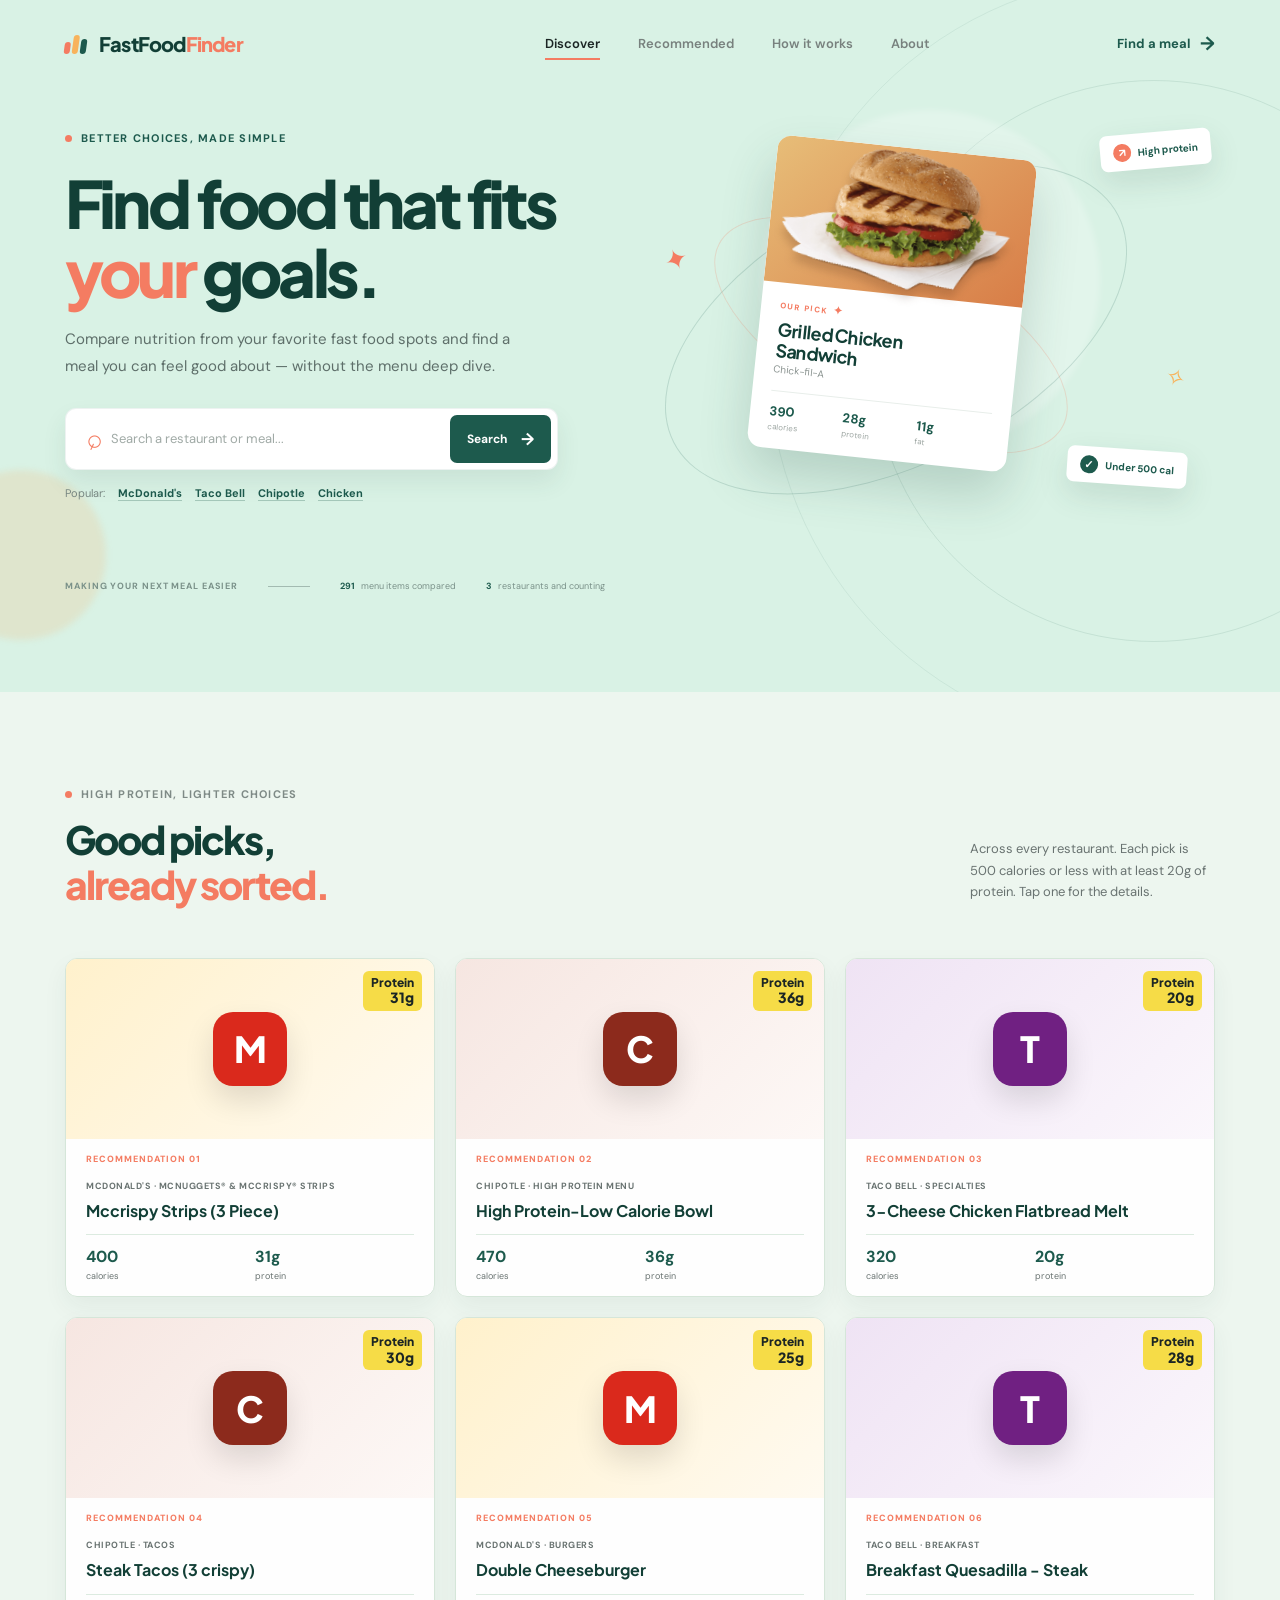
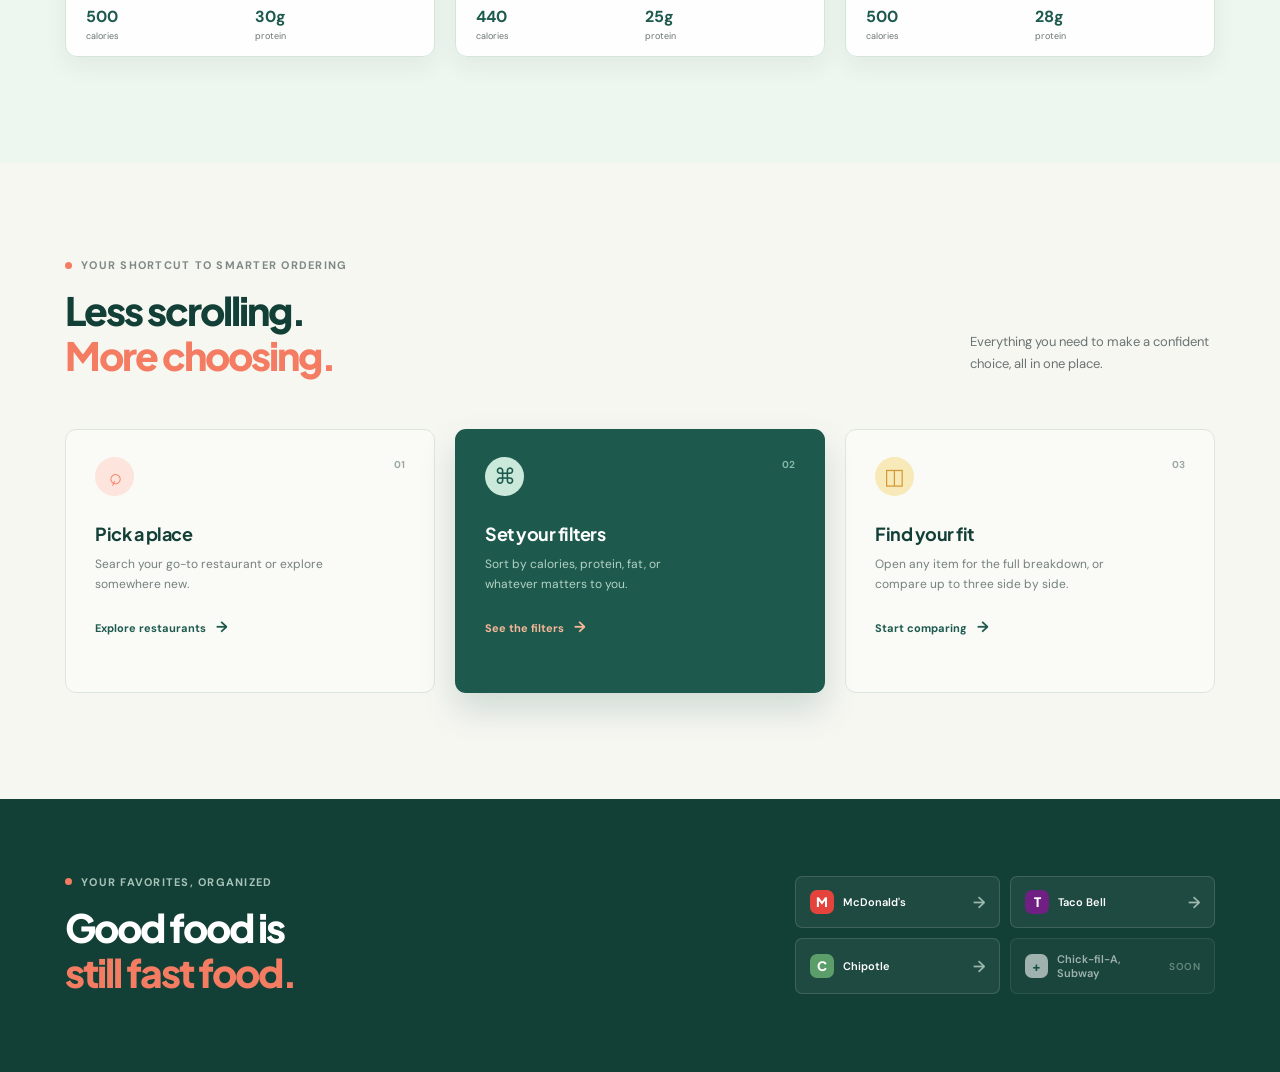
<file: index.html>
<!DOCTYPE html>
<html lang="en">
  <head>
    <meta charset="UTF-8" />
    <meta name="viewport" content="width=device-width, initial-scale=1.0" />
    <meta
      name="description"
      content="FastFoodFinder helps you discover fast food choices that fit your nutrition goals."
    />
    <title>FastFoodFinder | Eat fast, and healthy</title>
    <link rel="preconnect" href="https://fonts.googleapis.com" />
    <link rel="preconnect" href="https://fonts.gstatic.com" crossorigin />
    <link
      href="https://fonts.googleapis.com/css2?family=DM+Sans:wght@400;500;600;700&family=Plus+Jakarta+Sans:wght@600;700;800&display=swap"
      rel="stylesheet"
    />
    <link rel="stylesheet" href="styles.css" />
  </head>
  <body>
    <header class="site-header">
      <div class="container nav-wrap">
        <a class="brand" href="#" aria-label="FastFoodFinder home">
          <span class="brand-mark" aria-hidden="true">
            <span></span><span></span><span></span>
          </span>
          <span>FastFood<span class="brand-accent">Finder</span></span>
        </a>
        <nav class="main-nav" aria-label="Main navigation">
          <a class="active" href="#discover">Discover</a>
          <a href="#recommended">Recommended</a>
          <a href="#how-it-works">How it works</a>
          <a href="#about">About</a>
        </nav>
        <button class="nav-menu" aria-label="Open navigation menu" type="button">
          <span></span><span></span><span></span>
        </button>
        <a class="nav-action" href="#discover">Find a meal <span aria-hidden="true">→</span></a>
      </div>
    </header>

    <main>
      <section class="hero" id="discover">
        <div class="hero-glow hero-glow-one"></div>
        <div class="hero-glow hero-glow-two"></div>
        <div class="container hero-grid">
          <div class="hero-copy">
            <div class="eyebrow"><span class="eyebrow-dot"></span> Better choices, made simple</div>
            <h1>Find food that fits <em>your</em> goals.</h1>
            <p class="hero-text">
              Compare nutrition from your favorite fast food spots and find a meal you can feel good about — without the menu deep dive.
            </p>
            <form class="search-box" id="restaurant-search">
              <span class="search-icon" aria-hidden="true">⌕</span>
              <label class="sr-only" for="search-input">Search for a restaurant or meal</label>
              <input id="search-input" type="search" placeholder="Search a restaurant or meal..." autocomplete="off" />
              <button type="submit">Search <span aria-hidden="true">→</span></button>
              <ul class="search-suggestions" id="search-suggestions" role="listbox" aria-label="Search suggestions" hidden></ul>
            </form>
            <div class="quick-picks">
              <span>Popular:</span>
              <button type="button" data-search="McDonald's">McDonald's</button>
              <button type="button" data-search="Taco Bell">Taco Bell</button>
              <button type="button" data-search="Chipotle">Chipotle</button>
              <button type="button" data-search="chicken">Chicken</button>
            </div>
          </div>
          <div class="hero-visual" aria-label="Nutrition comparison preview">
            <div class="orbit orbit-large"></div>
            <div class="orbit orbit-small"></div>
            <div class="meal-card meal-card-main">
              <div class="meal-photo taco-photo">
                <img src="assets/grilled-chicken-sandwich.png" alt="Grilled chicken sandwich with lettuce and tomato" />
              </div>
              <div class="meal-card-content">
                <div class="card-kicker">OUR PICK <span>✦</span></div>
                <h3>Grilled Chicken<br />Sandwich</h3>
                <p>Chick-fil-A</p>
                <div class="nutrition-row">
                  <div><strong>390</strong><small>calories</small></div>
                  <div><strong>28g</strong><small>protein</small></div>
                  <div><strong>11g</strong><small>fat</small></div>
                </div>
              </div>
            </div>
            <div class="floating-tag tag-protein"><span>↗</span> High protein</div>
            <div class="floating-tag tag-calories"><span>✓</span> Under 500 cal</div>
            <div class="decorative-leaf leaf-one">✦</div>
            <div class="decorative-leaf leaf-two">✧</div>
          </div>
        </div>
        <div class="container trust-row">
          <span>MAKING YOUR NEXT MEAL EASIER</span>
          <div class="trust-line"></div>
          <span class="trust-stat"><strong id="stat-items">250+</strong> menu items compared</span>
          <span class="trust-stat"><strong id="stat-restaurants">3</strong> restaurants and counting</span>
        </div>
      </section>

      <section class="recommendations-section" id="recommended">
        <div class="container">
          <div class="section-heading">
            <div>
              <div class="eyebrow muted"><span class="eyebrow-dot"></span> High protein, lighter choices</div>
              <h2>Good picks,<br /><span>already sorted.</span></h2>
            </div>
            <p>Across every restaurant. Each pick is 500 calories or less with at least 20g of protein. Tap one for the details.</p>
          </div>
          <div class="recommendations-grid" id="recommendations-grid"></div>
        </div>
      </section>

      <section class="results-section" id="results" hidden>
        <div class="container">
          <div class="results-header">
            <div>
              <button class="back-link" id="back-to-home" type="button">← Back to home</button>
              <div class="eyebrow muted"><span class="eyebrow-dot"></span> <span id="results-eyebrow">All restaurants nutrition</span></div>
              <h2 id="results-title">Choose your fit.</h2>
              <p id="results-summary" aria-live="polite"></p>
            </div>
            <label class="sort-control" for="sort-by">Sort by
              <select id="sort-by"></select>
            </label>
          </div>

          <div class="results-toolbar">
            <label class="results-search" for="results-query">
              <span class="search-icon" aria-hidden="true">⌕</span>
              <span class="sr-only">Search menu items</span>
              <input id="results-query" type="search" placeholder="Search items, like “chicken” or “bowl”" autocomplete="off" />
            </label>
            <div class="restaurant-tabs" id="restaurant-tabs" role="tablist" aria-label="Restaurants"></div>
            <button class="filter-toggle" id="toggle-filters" type="button" aria-controls="nutrition-filters" aria-expanded="false">Filters <span id="filter-count"></span></button>
          </div>

          <div class="results-layout">
            <form class="filter-panel" id="nutrition-filters" aria-label="Nutrition filters">
              <div class="filter-panel-head">
                <strong>Filters</strong>
                <button class="filter-reset" id="clear-filters" type="button">Reset all</button>
              </div>
              <fieldset class="filter-group">
                <legend>Quick goals</legend>
                <div class="goal-chips" id="goal-chips"></div>
              </fieldset>
              <fieldset class="filter-group">
                <legend>Your limits</legend>
                <div class="limit-grid">
                  <label>Min protein<span class="input-unit"><input name="minProtein" type="number" min="0" step="1" inputmode="numeric" placeholder="Any" /><i>g</i></span></label>
                  <label>Max calories<span class="input-unit"><input name="maxCalories" type="number" min="0" step="10" inputmode="numeric" placeholder="Any" /><i>cal</i></span></label>
                  <label>Max carbs<span class="input-unit"><input name="maxCarbs" type="number" min="0" step="1" inputmode="numeric" placeholder="Any" /><i>g</i></span></label>
                  <label>Max fat<span class="input-unit"><input name="maxFat" type="number" min="0" step="1" inputmode="numeric" placeholder="Any" /><i>g</i></span></label>
                </div>
              </fieldset>
              <fieldset class="filter-group">
                <legend>Menu</legend>
                <label class="select-label" for="category-filter"><span class="sr-only">Category</span>
                  <select id="category-filter"></select>
                </label>
                <label class="switch">
                  <input id="meals-only" type="checkbox" checked />
                  <span class="switch-track" aria-hidden="true"></span>
                  <span>Meals only <small>Hides drinks, desserts, sauces and add-ons</small></span>
                </label>
              </fieldset>
              <button class="filter-submit filter-apply-mobile" id="apply-filters-mobile" type="button">Show results</button>
            </form>

            <div class="results-main">
              <div class="active-filters" id="active-filters" hidden></div>
              <div class="results-grid" id="results-grid"></div>
              <button class="load-more" id="load-more" type="button" hidden>Show more</button>
            </div>
          </div>
        </div>
      </section>

      <section class="feature-section" id="how-it-works">
        <div class="container">
          <div class="section-heading">
            <div>
              <div class="eyebrow muted"><span class="eyebrow-dot"></span> Your shortcut to smarter ordering</div>
              <h2>Less scrolling.<br /><span>More choosing.</span></h2>
            </div>
            <p>Everything you need to make a confident choice, all in one place.</p>
          </div>
          <div class="feature-grid">
            <article class="feature-card">
              <div class="feature-icon search-feature">⌕</div>
              <span class="feature-number">01</span>
              <h3>Pick a place</h3>
              <p>Search your go-to restaurant or explore somewhere new.</p>
              <a href="#discover">Explore restaurants <span>→</span></a>
            </article>
            <article class="feature-card featured">
              <div class="feature-icon filter-feature">⌘</div>
              <span class="feature-number">02</span>
              <h3>Set your filters</h3>
              <p>Sort by calories, protein, fat, or whatever matters to you.</p>
              <a href="#discover">See the filters <span>→</span></a>
            </article>
            <article class="feature-card">
              <div class="feature-icon compare-feature">◫</div>
              <span class="feature-number">03</span>
              <h3>Find your fit</h3>
              <p>Open any item for the full breakdown, or compare up to three side by side.</p>
              <a href="#discover">Start comparing <span>→</span></a>
            </article>
          </div>
        </div>
      </section>

      <section class="restaurant-section" id="about">
        <div class="container restaurant-wrap">
          <div>
            <div class="eyebrow muted"><span class="eyebrow-dot"></span> Your favorites, organized</div>
            <h2>Good food is<br /><span>still fast food.</span></h2>
          </div>
          <div class="restaurant-list">
            <button class="restaurant-pill" data-search="McDonald's"><span class="restaurant-logo red-logo">M</span>McDonald's <span>→</span></button>
            <button class="restaurant-pill" data-search="Taco Bell"><span class="restaurant-logo purple-logo">T</span>Taco Bell <span>→</span></button>
            <button class="restaurant-pill" data-search="Chipotle"><span class="restaurant-logo green-logo">C</span>Chipotle <span>→</span></button>
            <div class="restaurant-pill coming-soon" aria-disabled="true"><span class="restaurant-logo white-logo">+</span>Chick-fil-A, Subway <span>Soon</span></div>
          </div>
        </div>
      </section>
    </main>

    <div class="compare-tray" id="compare-tray" hidden></div>

    <dialog class="item-dialog" id="item-dialog" aria-labelledby="item-dialog-title">
      <button class="dialog-close" type="button" data-close aria-label="Close">×</button>
      <div id="item-dialog-body"></div>
    </dialog>

    <dialog class="item-dialog compare-dialog" id="compare-dialog" aria-labelledby="compare-dialog-title">
      <button class="dialog-close" type="button" data-close aria-label="Close">×</button>
      <div id="compare-dialog-body"></div>
    </dialog>

    <div class="toast" id="toast" role="status" aria-live="polite"></div>
    <script src="data/mcdonalds.js"></script>
    <script src="data/tacobell.js"></script>
    <script src="data/chipotle.js"></script>
    <script src="script.js"></script>
  </body>
</html>
</file>
<file: styles.css>
:root {
  --ink: #1b2524;
  --muted: #697371;
  --cream: #f7f7f2;
  --mint: #d9f2e5;
  --green: #1d5a4d;
  --green-dark: #123f36;
  --coral: #f47c62;
  --line: #dde5df;
  --white: #fff;
}

* { box-sizing: border-box; }
[hidden] { display: none !important; }
html { scroll-behavior: smooth; }
body { margin: 0; color: var(--ink); background: var(--cream); font-family: "DM Sans", sans-serif; }
button, input { font: inherit; }
button, a { -webkit-tap-highlight-color: transparent; }
a { color: inherit; text-decoration: none; }
.container { width: min(1150px, calc(100% - 64px)); margin: 0 auto; }
.site-header { position: absolute; z-index: 5; top: 0; left: 0; right: 0; }
.nav-wrap { display: flex; height: 86px; align-items: center; justify-content: space-between; }
.brand { display: flex; align-items: center; gap: 10px; color: var(--green-dark); font: 800 20px "Plus Jakarta Sans", sans-serif; letter-spacing: -.8px; }
.brand-accent { color: var(--coral); }
.brand-mark { display: flex; gap: 2px; align-items: flex-end; width: 24px; height: 22px; transform: skew(-8deg); }
.brand-mark span { display: block; width: 6px; border-radius: 5px; background: var(--coral); }
.brand-mark span:first-child { height: 12px; }
.brand-mark span:nth-child(2) { height: 19px; background: #f8b35c; }
.brand-mark span:last-child { height: 15px; background: var(--green); }
.main-nav { display: flex; gap: 38px; margin-left: 116px; font-size: 13px; font-weight: 600; color: #78817e; }
.main-nav a { position: relative; padding: 8px 0; }
.main-nav a.active, .main-nav a:hover { color: var(--ink); }
.main-nav a.active::after { position: absolute; left: 0; right: 0; bottom: 0; height: 2px; content: ""; background: var(--coral); }
.nav-action { display: flex; gap: 10px; align-items: center; color: var(--green); font-size: 13px; font-weight: 700; }
.nav-action span { font-size: 19px; transition: transform .2s; }
.nav-action:hover span, .restaurant-pill:hover span:last-child { transform: translateX(4px); }
.nav-menu { display: none; border: 0; background: none; }

.hero { position: relative; min-height: 692px; overflow: hidden; background: var(--mint); }
.hero::before { position: absolute; width: 560px; height: 560px; top: 80px; right: -155px; border: 1px solid rgba(29, 90, 77, .11); border-radius: 50%; content: ""; }
.hero::after { position: absolute; width: 770px; height: 770px; top: -26px; right: -260px; border: 1px solid rgba(29, 90, 77, .08); border-radius: 50%; content: ""; }
.hero-glow { position: absolute; border-radius: 50%; filter: blur(3px); pointer-events: none; }
.hero-glow-one { width: 340px; height: 340px; top: 110px; right: 180px; background: rgba(255,255,255,.25); }
.hero-glow-two { width: 170px; height: 170px; top: 470px; left: -64px; background: rgba(247, 172, 102, .18); }
.hero-grid { position: relative; z-index: 1; display: grid; min-height: 580px; grid-template-columns: 1fr 1fr; align-items: center; padding-top: 64px; }
.hero-copy { padding-bottom: 13px; }
.eyebrow { display: flex; align-items: center; gap: 9px; color: var(--green); font-size: 11px; font-weight: 700; letter-spacing: 1.25px; text-transform: uppercase; }
.eyebrow-dot { width: 7px; height: 7px; border-radius: 50%; background: var(--coral); }
h1, h2, h3, p { margin-top: 0; }
h1 { max-width: 550px; margin: 23px 0 21px; color: var(--green-dark); font: 800 clamp(46px, 5.1vw, 72px)/1.05 "Plus Jakarta Sans", sans-serif; letter-spacing: -3.8px; }
h1 em { color: var(--coral); font-style: normal; }
.hero-text { max-width: 445px; margin-bottom: 29px; color: #5e6f6a; font-size: 15px; line-height: 1.75; }
.search-box { display: flex; align-items: center; max-width: 493px; padding: 6px 6px 6px 19px; background: var(--white); border: 1px solid rgba(29, 90, 77, .08); border-radius: 11px; box-shadow: 0 12px 25px rgba(41, 81, 67, .09); }
.search-icon { color: var(--coral); font-size: 27px; line-height: 1; transform: rotate(-20deg); }
.search-box input { min-width: 0; flex: 1; padding: 13px 10px; border: 0; outline: 0; color: var(--ink); font-size: 13px; }
.search-box input::placeholder { color: #a0aaa6; }
.search-box button { display: flex; gap: 14px; align-items: center; padding: 13px 17px; border: 0; border-radius: 7px; color: white; background: var(--green); cursor: pointer; font-size: 12px; font-weight: 700; }
.search-box button span { font-size: 17px; transition: transform .2s; }
.search-box button:hover span { transform: translateX(3px); }
.quick-picks { display: flex; flex-wrap: wrap; gap: 13px; margin-top: 16px; align-items: center; color: #788782; font-size: 11px; }
.quick-picks button { padding: 0; border: 0; color: var(--green); background: none; cursor: pointer; font-size: 11px; font-weight: 700; text-decoration: underline; text-decoration-color: rgba(29,90,77,.28); text-underline-offset: 3px; }
.hero-visual { position: relative; height: 490px; }
.orbit { position: absolute; border: 1px solid rgba(29,90,77,.17); border-radius: 50%; transform: rotate(-27deg); }
.orbit-large { width: 500px; height: 270px; top: 117px; left: 6px; }
.orbit-small { width: 390px; height: 170px; top: 173px; left: 56px; border-color: rgba(244,124,98,.22); transform: rotate(28deg); }
.meal-card { position: absolute; overflow: hidden; background: white; border-radius: 14px; box-shadow: 0 25px 50px rgba(35, 75, 63, .2); }
.meal-card-main { top: 70px; left: 122px; width: 260px; transform: rotate(6deg); }
.meal-photo { display: grid; height: 147px; place-items: center; background: #de9e55; }
.taco-photo { background: linear-gradient(135deg, #e7bd78, #d87d47); }
.meal-photo img { width: 96%; height: 100%; object-fit: contain; filter: drop-shadow(0 9px 4px rgba(74,39,22,.2));transform: translate(5px, -67px); }
.meal-card-content { padding: 15px 19px 17px; }
.card-kicker { color: var(--coral); font-size: 8px; font-weight: 800; letter-spacing: 1.3px; }
.card-kicker span { margin-left: 3px; font-size: 11px; }
.meal-card h3 { margin: 8px 0 2px; color: var(--green-dark); font: 700 18px/1.15 "Plus Jakarta Sans", sans-serif; letter-spacing: -.7px; }
.meal-card p { margin-bottom: 15px; color: #89928f; font-size: 10px; }
.nutrition-row { display: grid; grid-template-columns: repeat(3, 1fr); border-top: 1px solid #e8eeea; padding-top: 11px; }
.nutrition-row div { display: flex; flex-direction: column; gap: 2px; }
.nutrition-row strong { color: var(--green); font-size: 13px; }
.nutrition-row small { color: #9da6a2; font-size: 8px; }
.floating-tag { position: absolute; display: flex; align-items: center; gap: 7px; padding: 9px 13px; border-radius: 7px; background: white; box-shadow: 0 12px 30px rgba(35,75,63,.13); color: var(--green); font-size: 10px; font-weight: 700; }
.floating-tag span { display: grid; width: 18px; height: 18px; place-items: center; border-radius: 50%; color: white; background: var(--coral); font-size: 11px; }
.tag-protein { top: 55px; right: 4px; transform: rotate(-5deg); }
.tag-calories { right: 28px; bottom: 82px; transform: rotate(4deg); }
.tag-calories span { background: var(--green); }
.decorative-leaf { position: absolute; color: var(--coral); font-size: 28px; }
.leaf-one { top: 164px; left: 25px; transform: rotate(-22deg); }
.leaf-two { right: 29px; top: 285px; color: #f8b35c; font-size: 24px; transform: rotate(24deg); }
.trust-row { position: relative; z-index: 1; display: flex; gap: 30px; align-items: center; color: #7a9189; font-size: 9px; font-weight: 700; letter-spacing: .9px; }
.trust-line { width: 42px; height: 1px; background: #a3bbb1; }
.trust-stat { display: flex; gap: 6px; align-items: center; color: #7a9189; font-weight: 400; letter-spacing: 0; }
.trust-stat strong { color: var(--green); font-weight: 700; }

.feature-section { padding: 95px 0 106px; background: var(--cream); }
.recommendations-section { padding: 95px 0 106px; background: #edf6ef; }
.section-heading { display: flex; align-items: end; justify-content: space-between; margin-bottom: 50px; }
.eyebrow.muted { color: #7e8a86; }
h2 { margin: 17px 0 0; color: var(--green-dark); font: 800 39px/1.15 "Plus Jakarta Sans", sans-serif; letter-spacing: -2px; }
h2 span { color: var(--coral); }
.section-heading > p { max-width: 245px; margin-bottom: 5px; color: var(--muted); font-size: 13px; line-height: 1.65; }
.feature-grid { display: grid; grid-template-columns: repeat(3, 1fr); gap: 20px; }
.recommendations-grid { display: grid; grid-template-columns: repeat(3, minmax(0, 1fr)); gap: 20px; }
.recommendation-card { display: flex; flex-direction: column; overflow: hidden; border: 1px solid #d5e6d9; border-radius: 12px; background: rgba(255,255,255,.92); box-shadow: 0 10px 25px rgba(35,75,63,.06); }
/* Every photo sits on the same backdrop, at the same size, so photos from different restaurants read as one set.
   mix-blend-mode turns each photo's white studio background into the shared backdrop color. */
.recommendation-image { --photo-bg: #f6f4ee; position: relative; display: grid; height: 180px; place-items: center; overflow: hidden; isolation: isolate; background: var(--photo-bg); }
.recommendation-image img { position: relative; z-index: 0; display: block; width: 66.5%; height: 163px; object-fit: contain; mix-blend-mode: multiply; transform: scale(var(--photo-zoom, 1)); }
.recommendation-image img.studio-photo { filter: brightness(1.08) contrast(1.1); -webkit-mask-image: radial-gradient(ellipse 50% 50% at center, #000 78%, transparent 100%); mask-image: radial-gradient(ellipse 50% 50% at center, #000 78%, transparent 100%); }
.recommendation-image.has-image-callout::before { position: absolute; z-index: 1; top: 0; right: 0; width: 75%; height: 45%; content: ""; background: var(--photo-bg); }
.recommendation-image.has-protein-callout::before { position: absolute; z-index: 1; top: 0; right: 0; width: 70%; height: 31%; content: ""; background: var(--photo-bg); }
.recommendation-protein-badge { position: absolute; z-index: 2; top: 12px; right: 12px; display: flex; flex-direction: column; align-items: flex-end; padding: 5px 8px; border-radius: 6px; color: #1b2524; background: #f6dc47; font-family: "Plus Jakarta Sans", sans-serif; font-size: 12px; font-weight: 800; line-height: 1.15; }
.recommendation-protein-badge strong { font-size: 14px; font-weight: 800; }
.recommendation-content { flex: 1; padding: 14px 20px 8px; }
.recommendation-rank { margin-bottom: 8px; color: var(--coral); font-size: 9px; font-weight: 800; letter-spacing: 1px; }
.recommendation-category { color: var(--muted); font-size: 9px; font-weight: 700; letter-spacing: .5px; text-transform: uppercase; }
.recommendation-card h3 { margin: 7px 0 5px; color: var(--green-dark); font: 700 16px/1.3 "Plus Jakarta Sans", sans-serif; }
.recommendation-serving { color: var(--muted); font-size: 10px; }
.recommendation-macros { display: grid; grid-template-columns: 1fr 1fr; gap: 10px; margin: 0 20px; padding: 11px 0 14px; border-top: 1px solid #dcebe0; }
.recommendation-macros div { display: flex; flex-direction: column; gap: 3px; }
.recommendation-macros strong { color: var(--green); font-size: 16px; }
.recommendation-macros small { color: var(--muted); font-size: 9px; }
.feature-card { position: relative; min-height: 264px; padding: 27px 29px; border: 1px solid var(--line); border-radius: 11px; background: rgba(255,255,255,.38); }
.feature-card.featured { border-color: transparent; background: var(--green); box-shadow: 0 17px 35px rgba(29,90,77,.18); }
.feature-icon { display: grid; width: 39px; height: 39px; place-items: center; margin-bottom: 26px; border-radius: 50%; font-size: 22px; }
.search-feature { color: var(--coral); background: #fde4dc; transform: rotate(-20deg); }
.filter-feature { color: var(--green); background: #cae9da; }
.compare-feature { color: #d69735; background: #f8e9b8; }
.feature-number { position: absolute; top: 28px; right: 29px; color: #9ba8a3; font-size: 10px; font-weight: 700; }
.featured .feature-number { color: #84b8a7; }
.feature-card h3 { margin: 0 0 10px; color: var(--green-dark); font: 700 18px "Plus Jakarta Sans", sans-serif; letter-spacing: -.5px; }
.featured h3 { color: white; }
.feature-card p { max-width: 230px; margin-bottom: 21px; color: #74817c; font-size: 12px; line-height: 1.65; }
.featured p { color: #b4d1c5; }
.feature-card a { color: var(--green); font-size: 11px; font-weight: 700; }
.featured a { color: #f8b798; }
.feature-card a span { margin-left: 7px; font-size: 15px; }

.restaurant-section { padding: 76px 0; color: white; background: var(--green-dark); }
/* ---------- Results page ---------- */
.results-section { min-height: 100vh; padding: 120px 0 120px; background: var(--cream); }
.results-header { display: flex; align-items: end; justify-content: space-between; gap: 28px; margin-bottom: 26px; }
.results-header h2 { margin-top: 14px; }
.results-header p { margin: 10px 0 0; color: var(--muted); font-size: 14px; }
.back-link { padding: 0; border: 0; color: var(--green); background: transparent; cursor: pointer; font-size: 12px; font-weight: 700; }
.back-link:hover { text-decoration: underline; }
.sort-control { display: flex; flex-direction: column; gap: 7px; color: var(--muted); font-size: 11px; font-weight: 700; }
select, .filter-panel input { padding: 11px 12px; border: 1px solid var(--line); border-radius: 8px; color: var(--ink); background: white; font: inherit; font-size: 13px; }
select { min-width: 220px; cursor: pointer; }
select:focus, .filter-panel input:focus, .results-search:focus-within { outline: 2px solid rgba(29,90,77,.35); outline-offset: 1px; border-color: var(--green); }

.results-toolbar { display: flex; flex-wrap: wrap; gap: 14px; align-items: center; margin-bottom: 22px; }
.results-search { display: flex; flex: 1 1 300px; align-items: center; gap: 8px; padding: 4px 14px; border: 1px solid var(--line); border-radius: 10px; background: white; }
.results-search .search-icon { font-size: 22px; }
.results-search input { flex: 1; min-width: 0; padding: 10px 4px; border: 0; outline: 0; background: transparent; font-size: 14px; }
.restaurant-tabs { display: flex; flex-wrap: wrap; gap: 8px; }
.restaurant-tab { display: inline-flex; align-items: center; gap: 7px; padding: 9px 13px; border: 1px solid var(--line); border-radius: 999px; color: var(--ink); background: white; cursor: pointer; font-size: 12px; font-weight: 700; transition: background .15s, border-color .15s; }
.restaurant-tab:hover { border-color: var(--green); }
.restaurant-tab.active { border-color: var(--green); color: white; background: var(--green); }
.tab-count { padding: 1px 7px; border-radius: 999px; color: var(--muted); background: var(--cream); font-size: 10px; }
.restaurant-tab.active .tab-count { color: var(--green-dark); background: var(--mint); }

.mini-logo { display: inline-grid; flex: 0 0 auto; width: 18px; height: 18px; place-items: center; border-radius: 5px; color: white; font: 800 10px "Plus Jakarta Sans", sans-serif; }
.logo-mcdonalds { color: #ffc72c; background: #da291c; }
.logo-tacobell { background: #702082; }
.logo-chipotle { background: #8c2a1c; }

.results-layout { display: grid; grid-template-columns: 270px minmax(0, 1fr); gap: 22px; align-items: start; }
.filter-toggle { display: none; padding: 10px 16px; border: 1px solid var(--green); border-radius: 999px; color: var(--green); background: white; cursor: pointer; font-size: 12px; font-weight: 700; }
.filter-panel { position: sticky; top: 20px; display: flex; flex-direction: column; gap: 18px; padding: 20px; border: 1px solid var(--line); border-radius: 13px; background: white; }
.filter-panel-head { display: flex; align-items: center; justify-content: space-between; }
.filter-panel-head strong { color: var(--green-dark); font: 700 16px "Plus Jakarta Sans", sans-serif; }
.filter-reset { padding: 0; border: 0; color: var(--coral); background: none; cursor: pointer; font-size: 12px; font-weight: 700; }
.filter-group { display: flex; flex-direction: column; gap: 10px; min-width: 0; margin: 0; padding: 0; border: 0; }
.filter-group legend { margin-bottom: 10px; padding: 0; color: var(--muted); font-size: 10px; font-weight: 800; letter-spacing: 1px; text-transform: uppercase; }
.goal-chips { display: grid; grid-template-columns: 1fr 1fr; gap: 8px; }
.goal-chip { display: flex; flex-direction: column; gap: 2px; padding: 9px 10px; border: 1px solid var(--line); border-radius: 9px; color: var(--ink); background: var(--cream); cursor: pointer; text-align: left; transition: background .15s, border-color .15s; }
.goal-chip strong { font-size: 12px; }
.goal-chip small { color: var(--muted); font-size: 10px; }
.goal-chip:hover { border-color: var(--green); }
.goal-chip.active { border-color: var(--green); color: white; background: var(--green); }
.goal-chip.active small { color: #cfe7dd; }
.limit-grid { display: grid; grid-template-columns: 1fr 1fr; gap: 10px; }
.limit-grid label { display: flex; flex-direction: column; gap: 6px; color: var(--muted); font-size: 11px; font-weight: 700; }
.input-unit { position: relative; display: block; }
.input-unit input { width: 100%; padding-right: 34px; }
.input-unit i { position: absolute; top: 50%; right: 10px; color: #9aa5a1; font-size: 10px; font-style: normal; transform: translateY(-50%); pointer-events: none; }
.select-label select { width: 100%; min-width: 0; }
.switch { display: flex; gap: 10px; align-items: flex-start; color: var(--ink); cursor: pointer; font-size: 12px; font-weight: 700; }
.switch small { display: block; margin-top: 2px; color: var(--muted); font-size: 10px; font-weight: 400; }
.switch input { position: absolute; opacity: 0; }
.switch-track { position: relative; flex: 0 0 auto; width: 34px; height: 20px; border-radius: 999px; background: #cdd6d2; transition: background .15s; }
.switch-track::after { position: absolute; top: 3px; left: 3px; width: 14px; height: 14px; border-radius: 50%; content: ""; background: white; transition: transform .15s; }
.switch input:checked + .switch-track { background: var(--green); }
.switch input:checked + .switch-track::after { transform: translateX(14px); }
.switch input:focus-visible + .switch-track { outline: 2px solid rgba(29,90,77,.4); outline-offset: 2px; }

.active-filters { display: flex; flex-wrap: wrap; gap: 8px; align-items: center; margin-bottom: 14px; }
.active-chip { display: inline-flex; gap: 6px; align-items: center; padding: 6px 11px; border: 0; border-radius: 999px; color: var(--green-dark); background: var(--mint); cursor: pointer; font-size: 12px; font-weight: 700; }
.active-chip span { font-size: 14px; line-height: 1; }
.active-chip:hover { background: #c6eadb; }
.clear-all { padding: 6px 4px; border: 0; color: var(--muted); background: none; cursor: pointer; font-size: 12px; text-decoration: underline; }

.results-grid { display: grid; grid-template-columns: repeat(auto-fill, minmax(250px, 1fr)); gap: 16px; }
.result-card { display: flex; flex-direction: column; overflow: hidden; border: 1px solid var(--line); border-radius: 13px; background: white; box-shadow: 0 8px 20px rgba(35,75,63,.05); transition: transform .15s, box-shadow .15s, border-color .15s; }
.result-card:hover { border-color: #b9d3c8; box-shadow: 0 14px 28px rgba(35,75,63,.1); transform: translateY(-2px); }
.result-open { display: flex; flex: 1; flex-direction: column; gap: 8px; padding: 18px 18px 16px; border: 0; color: inherit; background: none; cursor: pointer; text-align: left; }
.result-open:focus-visible { outline: 2px solid var(--green); outline-offset: -2px; border-radius: 13px; }
.result-card-top { display: flex; flex-wrap: wrap; gap: 8px; align-items: center; justify-content: space-between; }
.restaurant-badge { display: inline-flex; gap: 6px; align-items: center; color: var(--ink); font-size: 11px; font-weight: 700; }
.result-category { color: var(--muted); font-size: 11px; font-weight: 700; letter-spacing: .4px; text-transform: uppercase; }
.result-name { color: var(--green-dark); font: 700 16px/1.3 "Plus Jakarta Sans", sans-serif; }
.result-serving { overflow: hidden; display: -webkit-box; -webkit-box-orient: vertical; -webkit-line-clamp: 2; color: var(--muted); font-size: 12px; line-height: 1.45; }
.result-tags { display: flex; flex-wrap: wrap; gap: 5px; min-height: 0; }
.item-tag { padding: 3px 8px; border-radius: 999px; font-size: 11px; font-weight: 700; }
.tag-protein-chip { color: #7a5a00; background: #fbecaa; }
.tag-calorie-chip { color: var(--green-dark); background: var(--mint); }
.tag-carb-chip { color: #8a3c27; background: #fde4dc; }
.result-nutrition { display: flex; flex-direction: column; margin-top: auto; padding-top: 14px; border-top: 1px solid var(--line); }
.result-calories { display: flex; align-items: baseline; gap: 6px; }
.result-calories strong { color: var(--green-dark); font: 800 28px/1 "Plus Jakarta Sans", sans-serif; }
.result-calories small { color: var(--muted); font-size: 12px; font-weight: 600; }
.mini-split { display: flex; height: 6px; margin: 11px 0 12px; overflow: hidden; border-radius: 999px; background: var(--line); }
.result-macros { display: grid; grid-template-columns: repeat(3, 1fr); gap: 8px; }
.result-macros > span { display: flex; flex-direction: column; gap: 3px; }
.result-macros small { display: inline-flex; align-items: center; gap: 5px; color: var(--muted); font-size: 12px; }
.result-macros small i { width: 8px; height: 8px; border-radius: 50%; }
.result-macros strong { color: var(--ink); font-size: 16px; }
.result-footer { display: flex; align-items: center; justify-content: space-between; gap: 10px; padding: 10px 18px; border-top: 1px solid var(--line); background: #fafbf8; }
.density { color: var(--muted); font-size: 12px; }
.compare-toggle { padding: 6px 10px; border: 1px solid var(--line); border-radius: 7px; color: var(--green); background: white; cursor: pointer; font-size: 12px; font-weight: 700; }
.compare-toggle:hover { border-color: var(--green); }
.compare-toggle.active { border-color: var(--green); color: white; background: var(--green); }
.load-more { display: block; margin: 24px auto 0; padding: 12px 22px; border: 1px solid var(--green); border-radius: 9px; color: var(--green); background: white; cursor: pointer; font-size: 13px; font-weight: 700; }
.load-more:hover { color: white; background: var(--green); }
.empty-results { grid-column: 1 / -1; padding: 40px 24px; border: 1px dashed #c9d6d0; border-radius: 13px; background: white; text-align: center; }
.empty-results strong { color: var(--green-dark); font: 700 18px "Plus Jakarta Sans", sans-serif; }
.empty-results p { margin: 8px auto 18px; max-width: 380px; color: var(--muted); font-size: 13px; }
.empty-actions { display: flex; flex-wrap: wrap; gap: 10px; justify-content: center; }
.filter-submit, .filter-clear { padding: 11px 15px; border: 0; border-radius: 8px; cursor: pointer; font-size: 12px; font-weight: 700; }
.filter-submit { color: white; background: var(--green); }
.filter-submit:disabled { cursor: default; opacity: .55; }
.filter-clear { color: var(--green); background: var(--mint); }

/* ---------- Item details and compare dialogs ---------- */
.item-dialog { width: min(520px, calc(100% - 32px)); max-height: calc(100vh - 40px); padding: 28px; border: 0; border-radius: 16px; color: var(--ink); background: white; box-shadow: 0 30px 70px rgba(18,63,54,.3); }
.item-dialog::backdrop { background: rgba(18, 40, 35, .45); backdrop-filter: blur(2px); }
.item-dialog[open] { animation: dialog-in .18s ease-out; }
@keyframes dialog-in { from { opacity: 0; transform: translateY(10px); } to { opacity: 1; transform: none; } }
.dialog-close { position: absolute; top: 14px; right: 14px; width: 32px; height: 32px; border: 0; border-radius: 50%; color: var(--muted); background: var(--cream); cursor: pointer; font-size: 20px; line-height: 1; }
.dialog-close:hover { color: var(--ink); }
.dialog-head { display: flex; gap: 12px; align-items: center; padding-right: 40px; }
.item-dialog h2 { margin: 12px 0 4px; font-size: 26px; letter-spacing: -1px; }
.dialog-serving { margin: 0 0 10px; color: var(--muted); font-size: 12px; line-height: 1.5; }
.dialog-macros { display: grid; grid-template-columns: repeat(4, 1fr); gap: 8px; margin: 18px 0; }
.dialog-macros div { display: flex; flex-direction: column; gap: 3px; padding: 12px; border-radius: 10px; background: var(--cream); }
.dialog-macros strong { color: var(--green); font: 800 20px "Plus Jakarta Sans", sans-serif; }
.dialog-macros .dialog-calories { color: white; background: var(--green); }
.dialog-macros .dialog-calories strong { color: white; }
.dialog-macros small { color: inherit; font-size: 11px; opacity: .75; }
.split-label { display: flex; justify-content: space-between; gap: 10px; margin-bottom: 8px; color: var(--muted); font-size: 11px; font-weight: 700; }
.split-bar { display: flex; height: 12px; overflow: hidden; border-radius: 999px; background: var(--line); }
.split-protein { background: #f6c945; }
.split-carbs { background: var(--green); }
.split-fat { background: var(--coral); }
.split-legend { display: flex; flex-wrap: wrap; gap: 14px; margin-top: 8px; color: var(--muted); font-size: 11px; }
.split-legend i { display: inline-block; width: 9px; height: 9px; margin-right: 5px; border-radius: 50%; }
.dialog-source { margin: 18px 0 0; color: var(--muted); font-size: 11px; line-height: 1.5; }
.dialog-source a { color: var(--green); text-decoration: underline; }
.dialog-actions { display: flex; flex-wrap: wrap; gap: 10px; margin-top: 18px; }
.compare-dialog { width: min(760px, calc(100% - 32px)); }
.compare-table-wrap { overflow-x: auto; margin-top: 14px; }
.compare-table { width: 100%; border-collapse: collapse; font-size: 13px; }
.compare-table th, .compare-table td { padding: 11px 10px; border-bottom: 1px solid var(--line); text-align: left; vertical-align: top; }
.compare-table thead th { min-width: 150px; }
.compare-table tbody th { color: var(--muted); font-size: 12px; white-space: nowrap; }
.compare-name { display: block; margin-top: 6px; color: var(--green-dark); font: 700 14px/1.3 "Plus Jakarta Sans", sans-serif; }
.compare-table td.best { color: var(--green-dark); background: var(--mint); font-weight: 800; }

/* ---------- Compare tray ---------- */
.compare-tray { position: fixed; z-index: 8; right: 0; bottom: 0; left: 0; padding: 12px 0; border-top: 1px solid var(--line); background: rgba(255,255,255,.97); box-shadow: 0 -10px 30px rgba(35,75,63,.1); }
.compare-inner { display: flex; align-items: center; justify-content: space-between; gap: 16px; }
.compare-items { display: flex; flex-wrap: wrap; gap: 8px; align-items: center; min-width: 0; }
.compare-items > strong { color: var(--green-dark); font-size: 13px; }
.compare-items > strong span { color: var(--muted); font-weight: 400; }
.compare-pill { max-width: 220px; overflow: hidden; padding: 6px 10px; border: 1px solid var(--line); border-radius: 999px; color: var(--ink); background: var(--cream); cursor: pointer; font-size: 12px; text-overflow: ellipsis; white-space: nowrap; }

/* ---------- Recommendation placeholders (restaurants without photos) ---------- */
.recommendation-card { cursor: pointer; transition: transform .15s, box-shadow .15s; }
.recommendation-card:hover, .recommendation-card:focus-visible { box-shadow: 0 16px 32px rgba(35,75,63,.12); transform: translateY(-2px); outline: none; }
.placeholder-image { background: linear-gradient(135deg, #f4f1ea, #fff); }
.logo-tacobell-tint { background: linear-gradient(135deg, #efe3f4, #fbf7fc); }
.logo-chipotle-tint { background: linear-gradient(135deg, #f6e6e1, #fdf8f6); }
.logo-mcdonalds-tint { background: linear-gradient(135deg, #fff1cc, #fffaf0); }
.placeholder-logo { display: grid; width: 74px; height: 74px; place-items: center; border-radius: 20px; color: white; font: 800 36px "Plus Jakarta Sans", sans-serif; box-shadow: 0 14px 30px rgba(0,0,0,.12); }

.restaurant-wrap { display: flex; align-items: center; justify-content: space-between; }
.restaurant-section .eyebrow { color: #a8c3b8; }
.restaurant-section h2 { color: white; }
.restaurant-list { display: grid; width: 420px; grid-template-columns: 1fr 1fr; gap: 10px; }
.restaurant-pill { display: flex; gap: 9px; align-items: center; padding: 13px 14px; border: 1px solid rgba(255,255,255,.14); border-radius: 7px; color: white; background: rgba(255,255,255,.06); cursor: pointer; font-size: 11px; font-weight: 600; text-align: left; transition: background .2s, transform .2s; }
.restaurant-pill:hover { background: rgba(255,255,255,.14); transform: translateY(-2px); }
.restaurant-pill span:last-child { margin-left: auto; color: #9eb9ae; font-size: 16px; transition: transform .2s; }
.restaurant-logo { display: grid; width: 24px; height: 24px; place-items: center; border-radius: 7px; font: 800 13px "Plus Jakarta Sans", sans-serif; }
.red-logo { color: white; background: #e5443c; }
.green-logo { color: white; background: #5b9e6a; }
.white-logo { color: var(--green); background: white; }
.yellow-logo { color: #308d44; background: #f6dc47; }
.purple-logo { color: white; background: #702082; }
.restaurant-pill.coming-soon { cursor: default; opacity: .6; }
.restaurant-pill.coming-soon:hover { background: rgba(255,255,255,.06); transform: none; }
.restaurant-pill.coming-soon span:last-child { font-size: 10px; letter-spacing: .5px; text-transform: uppercase; }
.toast { position: fixed; z-index: 10; right: 20px; bottom: 20px; max-width: 300px; padding: 14px 18px; border-radius: 8px; color: white; background: var(--green-dark); box-shadow: 0 10px 28px rgba(0,0,0,.2); font-size: 12px; opacity: 0; pointer-events: none; transform: translateY(15px); transition: opacity .25s, transform .25s; }
.toast.show { opacity: 1; transform: translateY(0); }
.sr-only { position: absolute; width: 1px; height: 1px; padding: 0; overflow: hidden; clip: rect(0,0,0,0); white-space: nowrap; border: 0; }

@media (max-width: 800px) {
  .container { width: min(100% - 40px, 560px); }
  .main-nav, .nav-action { display: none; }
  .nav-menu { display: flex; flex-direction: column; gap: 4px; padding: 8px 0 8px 8px; }
  .nav-menu span { width: 21px; height: 2px; background: var(--green-dark); }
  .hero { min-height: auto; }
  .hero-grid { display: block; padding-top: 145px; }
  h1 { font-size: clamp(42px, 12vw, 64px); letter-spacing: -2.6px; }
  .hero-visual { height: 425px; margin-top: 18px; }
  .meal-card-main { left: calc(50% - 130px); }
  .orbit-large { left: calc(50% - 250px); }
  .orbit-small { left: calc(50% - 195px); }
  .tag-protein { right: 0; }
  .tag-calories { right: 2px; }
  .trust-row { flex-wrap: wrap; gap: 14px 20px; padding-bottom: 35px; }
  .trust-line { display: none; }
  .section-heading, .restaurant-wrap { display: block; }
  .section-heading > p { margin-top: 20px; }
  .feature-grid { grid-template-columns: 1fr; }
  .recommendations-grid { grid-template-columns: repeat(2, minmax(0, 1fr)); }
  .recommendation-image { height: 145px; }
  .recommendation-image img { height: 120px; }
  .feature-card { min-height: 220px; }
  .restaurant-list { width: 100%; margin-top: 35px; }
  .results-header { display: block; }
  .sort-control { margin-top: 20px; }
  select { width: 100%; }
  .results-layout { grid-template-columns: 1fr; }
  .filter-panel { position: static; display: none; }
  .filter-panel.open { display: flex; }
  .filter-toggle { display: inline-block; }
  .compare-pill { display: none; }
}
@media (max-width: 460px) {
  .container { width: calc(100% - 32px); }
  .brand { font-size: 17px; }
  .hero-grid { padding-top: 128px; }
  .search-box { padding-left: 12px; }
  .search-box button { padding: 12px 12px; }
  .quick-picks { gap: 9px; }
  .hero-visual { height: 360px; transform: scale(.86); transform-origin: top center; margin-bottom: -45px; }
  .trust-row { font-size: 8px; }
  .trust-stat { width: 100%; }
  .feature-section { padding: 70px 0 80px; }
  h2 { font-size: 33px; }
  .restaurant-section { padding: 60px 0; }
  .restaurant-list { grid-template-columns: 1fr; }
  .recommendations-grid { grid-template-columns: 1fr; }
  .results-section { padding-top: 105px; }
  .results-grid { grid-template-columns: 1fr; }
  .dialog-macros { grid-template-columns: 1fr 1fr; }
  .item-dialog { padding: 22px 18px; }
  .dialog-actions .filter-submit, .dialog-actions .filter-clear { flex: 1; }
}

/* Search suggestions under the home search box */
.search-box { position: relative; }
/* While suggestions are open, let them hang below the hero and sit above everything else. */
.hero:has(.search-suggestions:not([hidden])) { z-index: 4; overflow: visible; }
.hero-grid:has(.search-suggestions:not([hidden])) { z-index: 6; }
.search-suggestions { position: absolute; z-index: 20; top: calc(100% + 8px); left: 0; right: 0; max-height: 380px; margin: 0; padding: 6px; overflow-y: auto; list-style: none; border: 1px solid var(--line); border-radius: 11px; background: var(--white); box-shadow: 0 18px 40px rgba(35,75,63,.16); text-align: left; }
.suggestion { display: flex; align-items: center; gap: 11px; padding: 10px 11px; border-radius: 8px; cursor: pointer; }
.suggestion:hover, .suggestion[aria-selected="true"] { background: var(--mint); }
.suggestion-text { display: flex; flex: 1; min-width: 0; flex-direction: column; gap: 2px; }
.suggestion-text strong { overflow: hidden; color: var(--green-dark); font-size: 13px; font-weight: 700; text-overflow: ellipsis; white-space: nowrap; }
.suggestion-text small { color: var(--muted); font-size: 11px; }
.suggestion-macros { flex-shrink: 0; color: var(--muted); font-size: 11px; font-weight: 600; }
.suggestion-icon { display: grid; place-items: center; width: 22px; height: 22px; color: var(--green); font-size: 16px; }
.suggestion-all { border-top: 1px solid var(--line); border-radius: 0 0 8px 8px; }
.suggestion-all strong { color: var(--green); }

/* Phone-only "Show N items" button at the bottom of the filter panel */
.filter-apply-mobile { display: none; }
@media (max-width: 800px) {
  .filter-panel.open .filter-apply-mobile { display: block; width: 100%; }
}
@media (max-width: 460px) {
  .suggestion-macros { display: none; }
}
</file>
